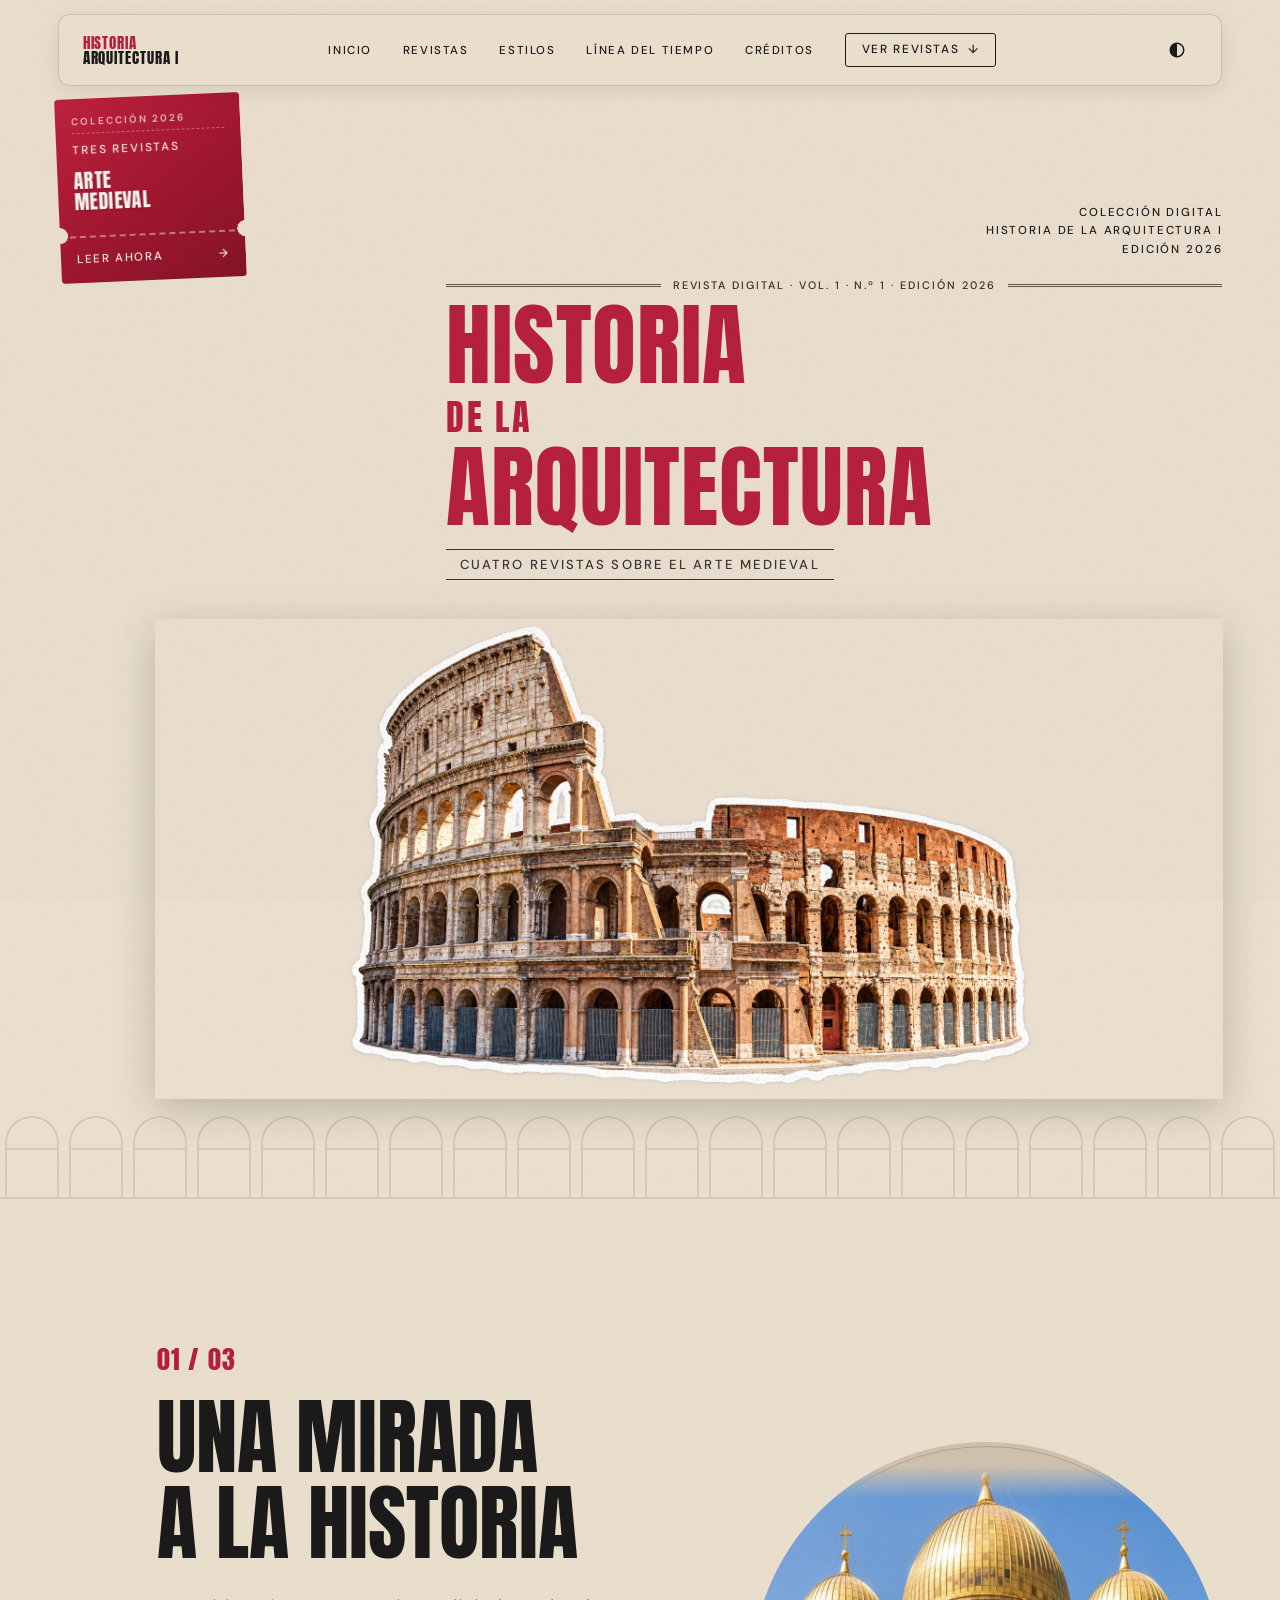
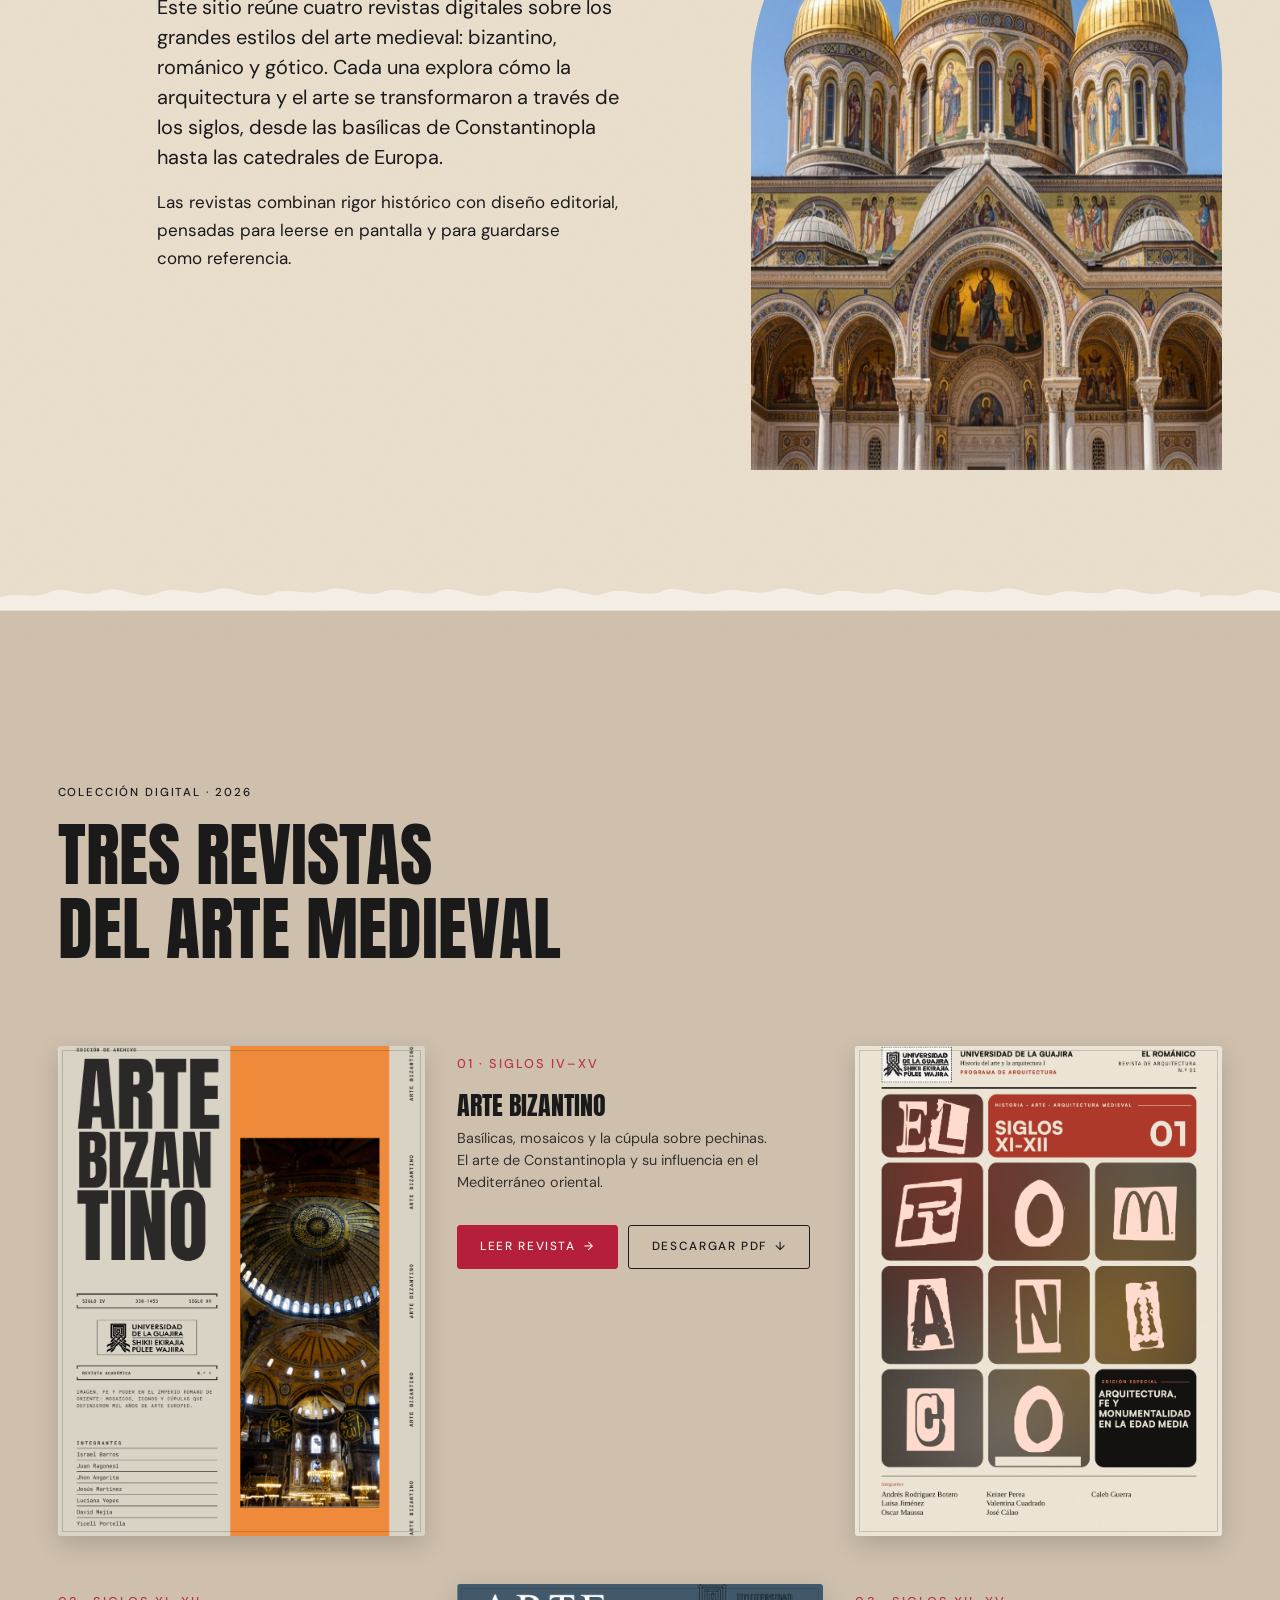
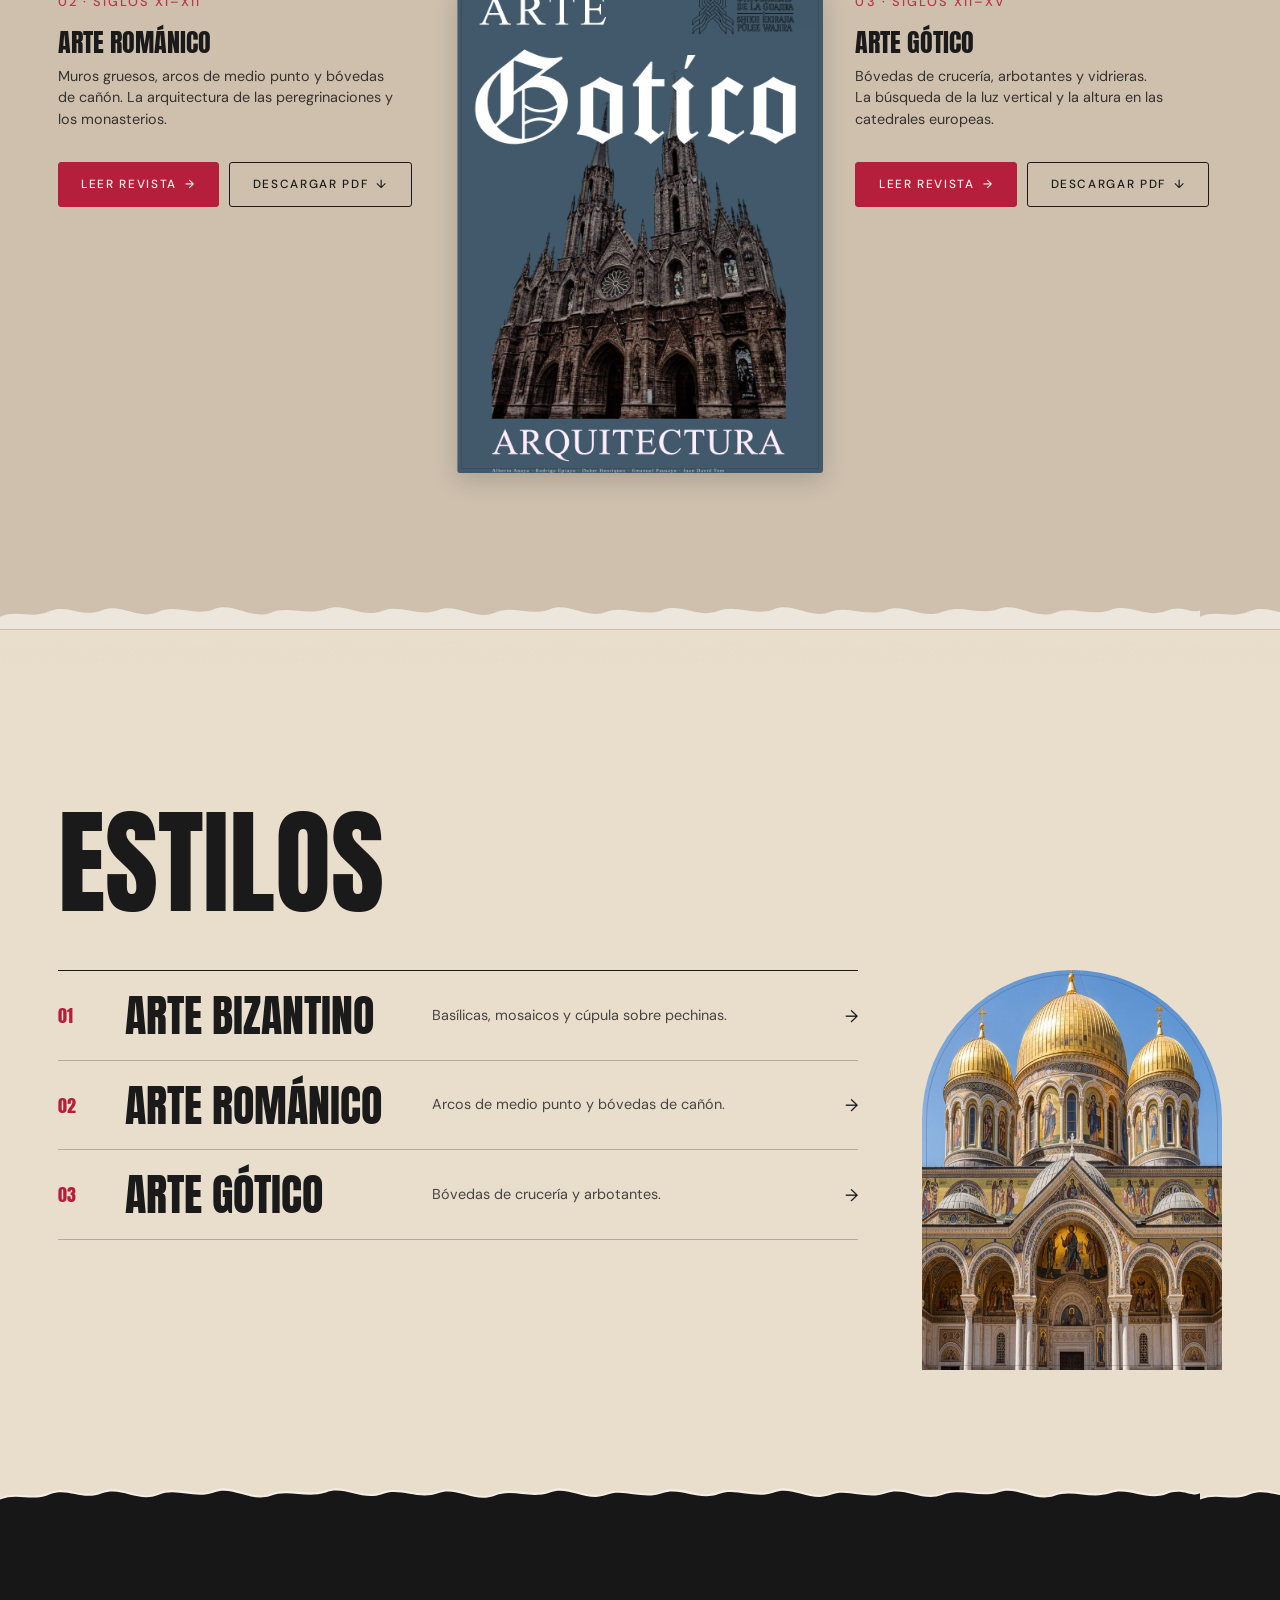
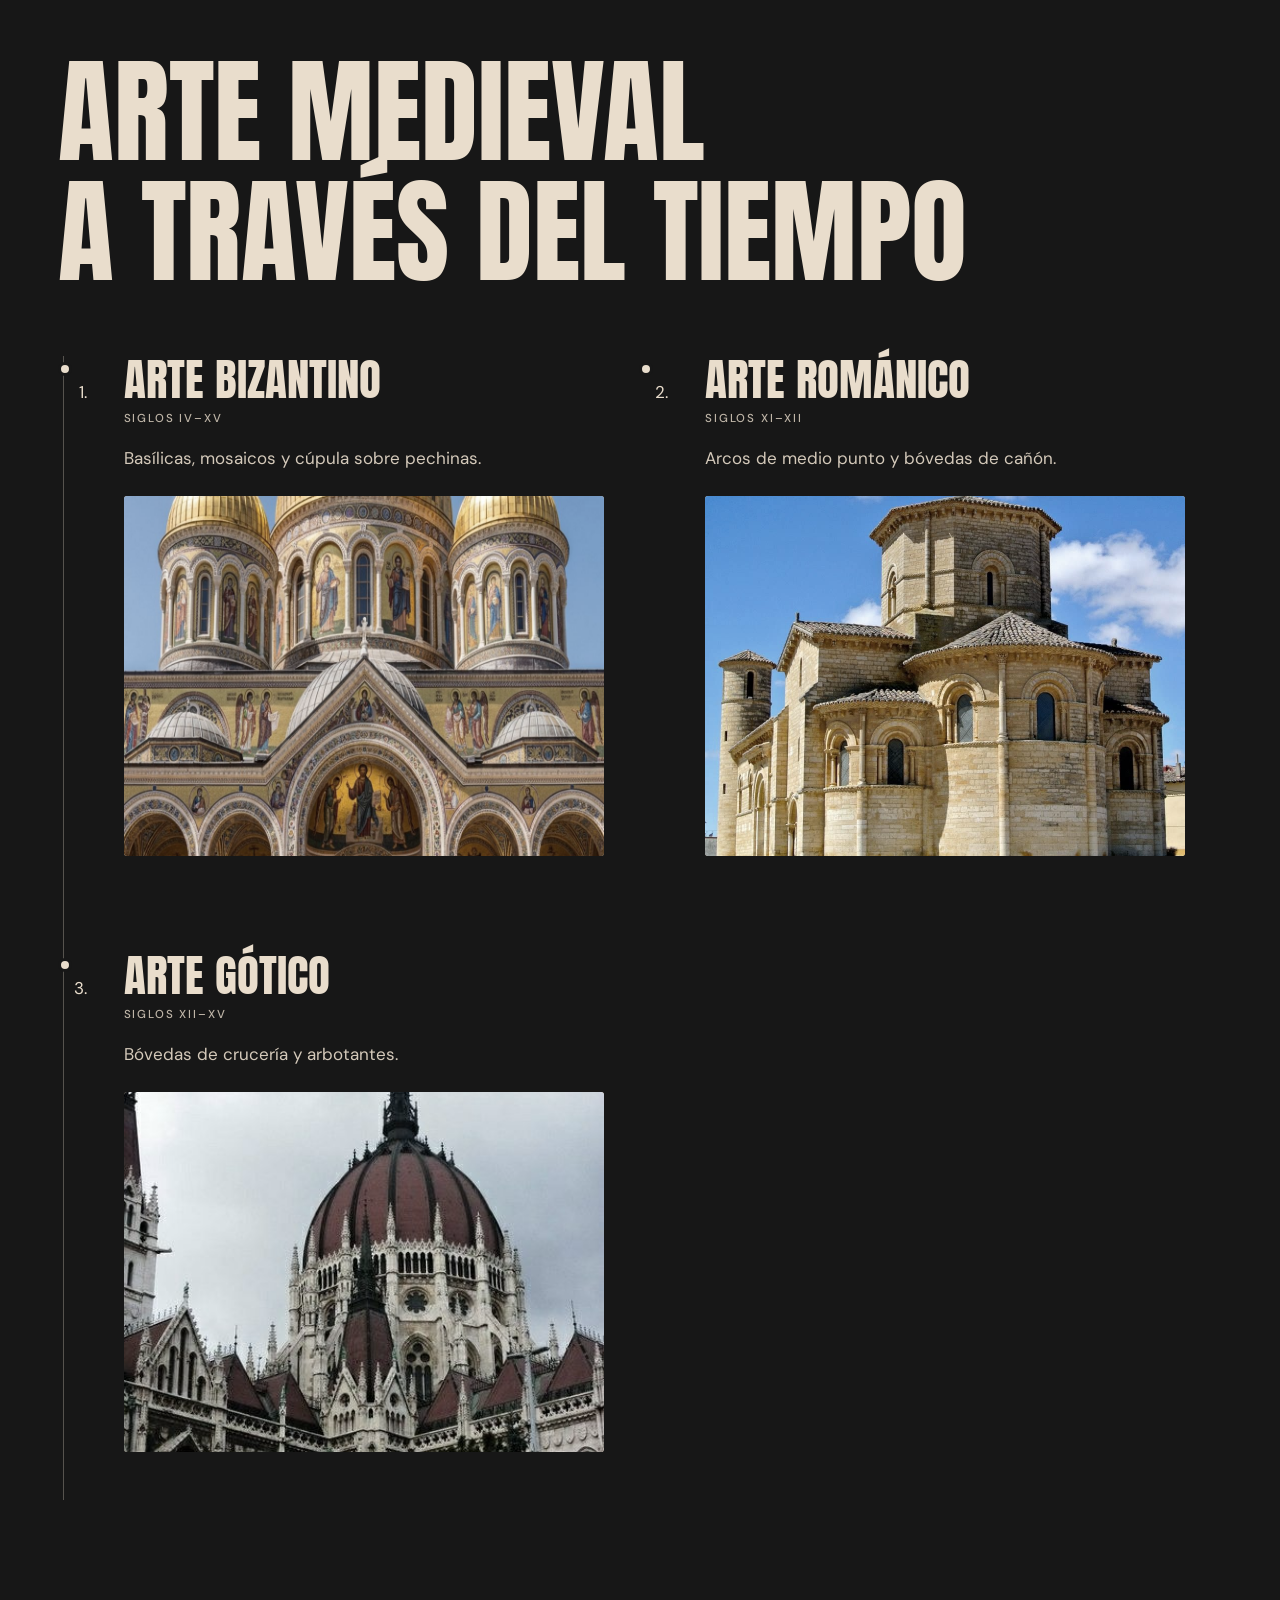
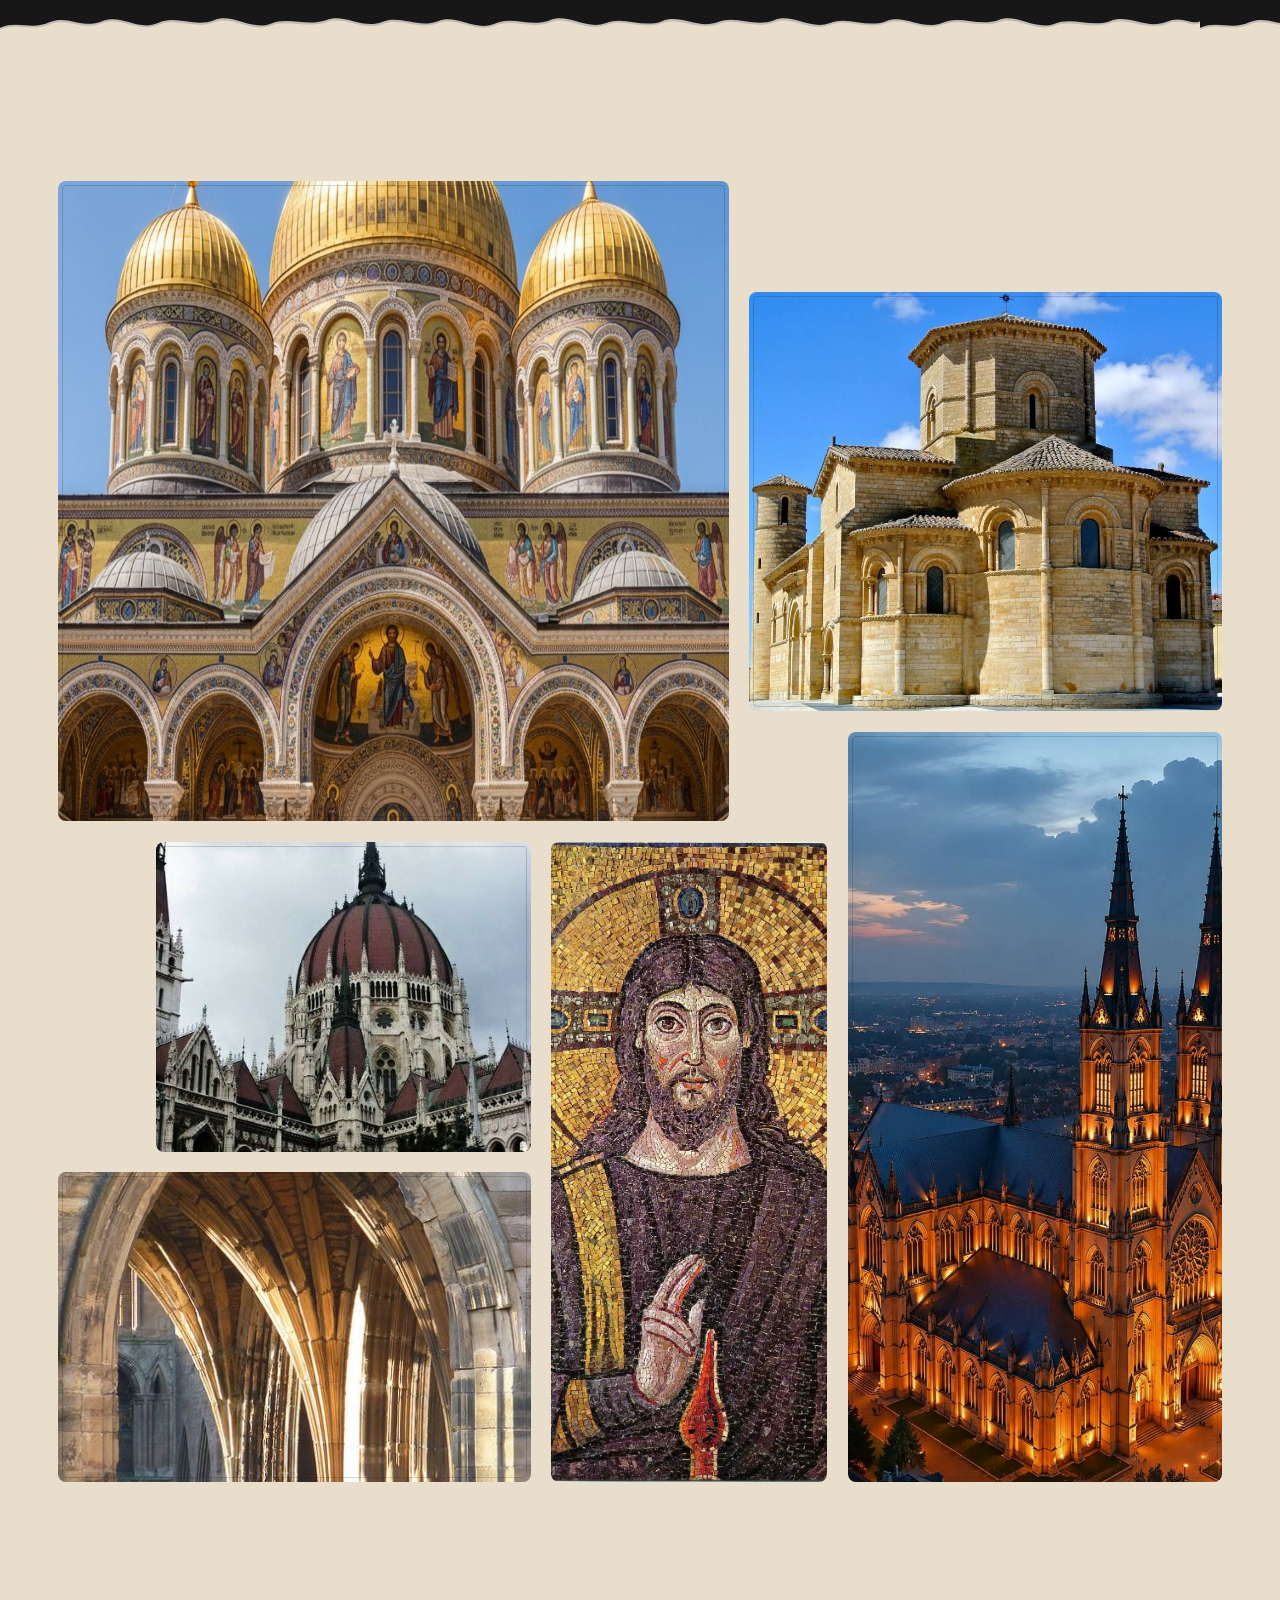
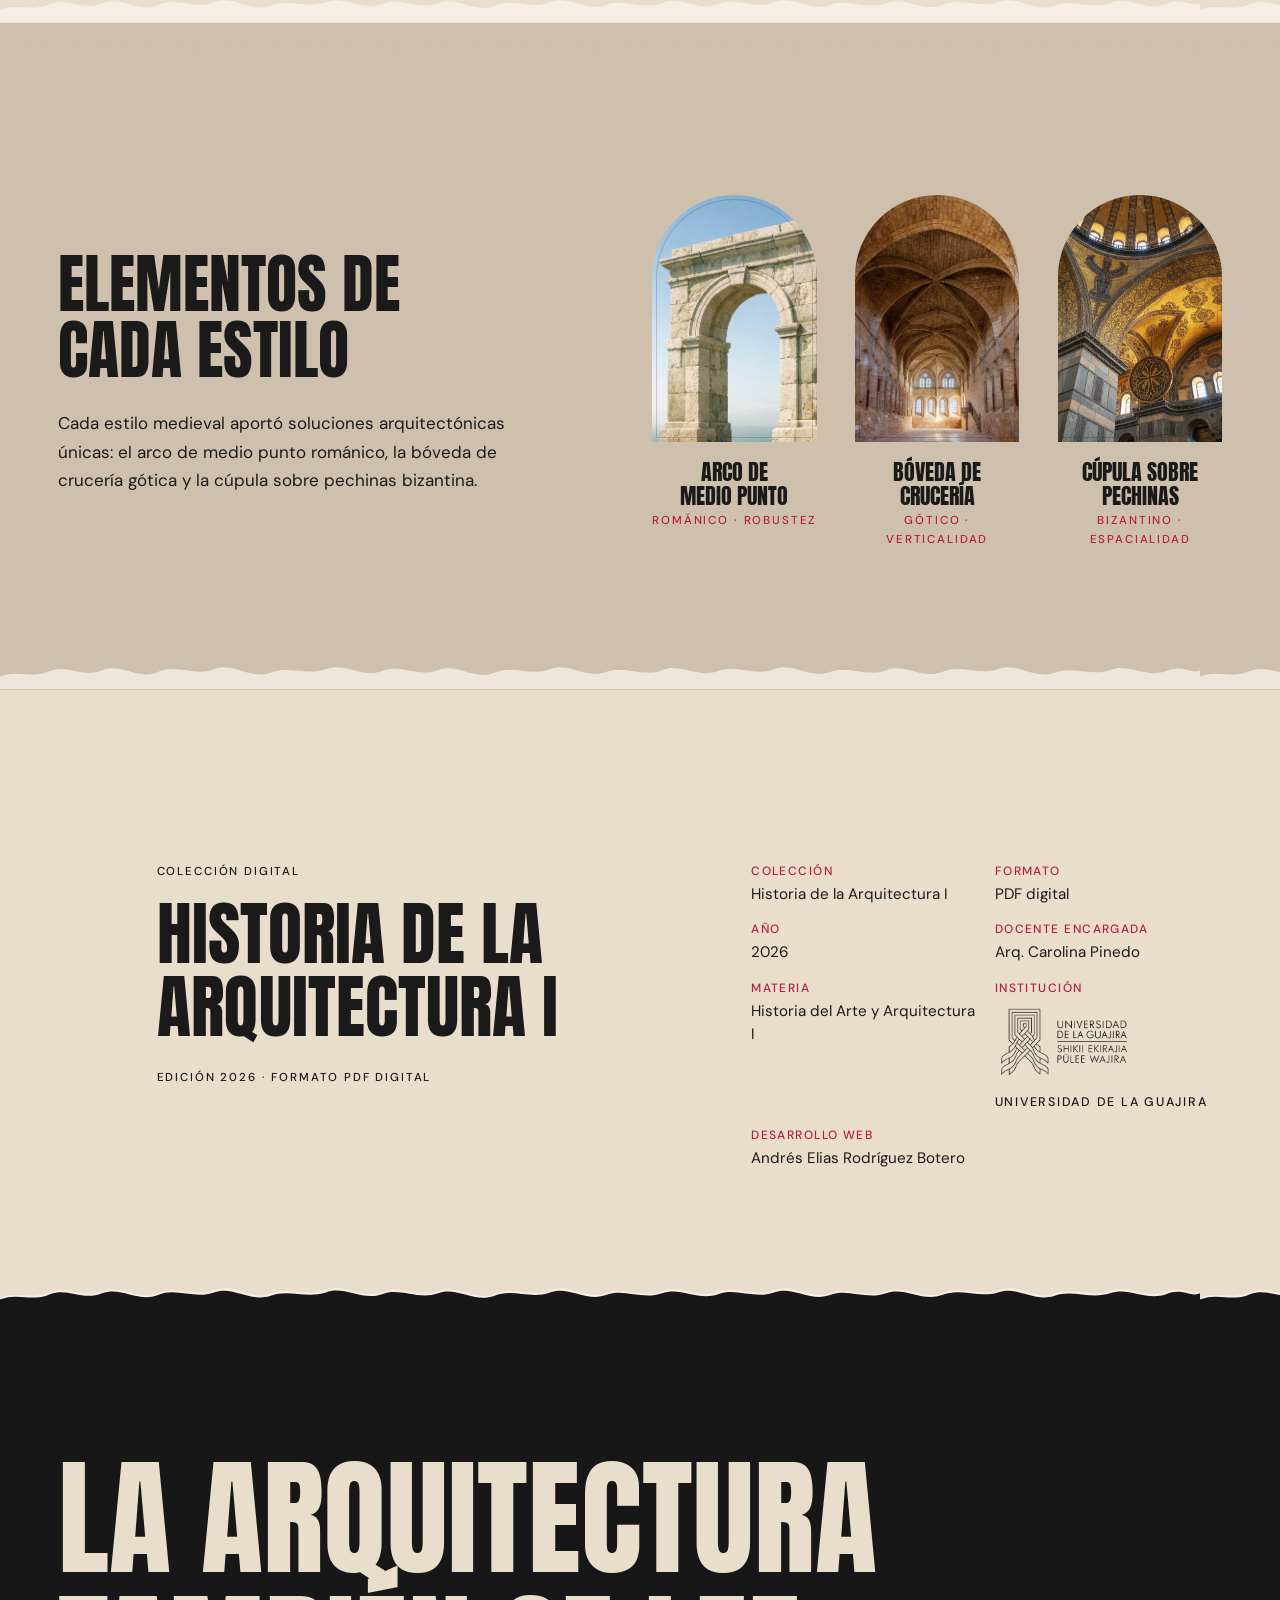
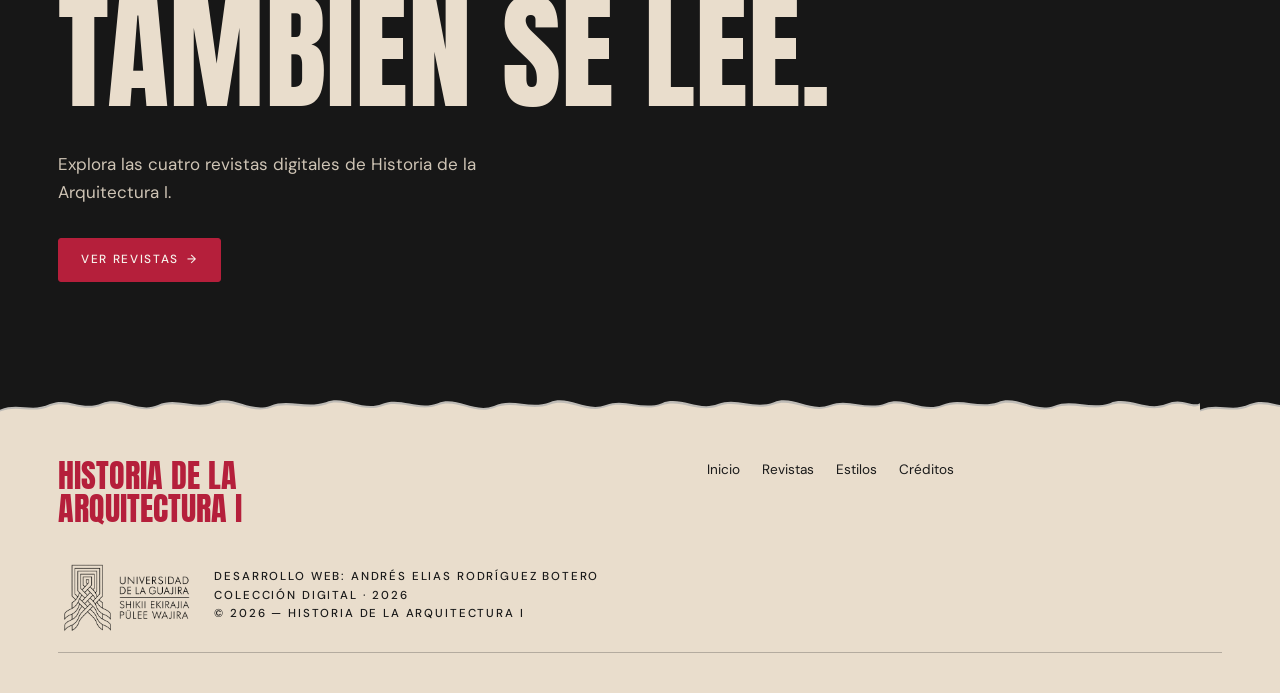
<file: index.html>
<!doctype html>
<html lang="es">
<head>
<meta charset="utf-8">
<meta name="viewport" content="width=device-width,initial-scale=1">
<title>Historia de la Arquitectura I — Cuatro revistas digitales 2026</title>
<meta name="author" content="Andrés Elias Rodríguez Botero">
<meta name="description" content="Cuatro revistas digitales universitarias sobre arte bizantino, románico y gótico: estilos, técnicas, formas y periodos del arte medieval.">
<meta property="og:type" content="website">
<meta property="og:title" content="Historia de la Arquitectura I — Cuatro revistas digitales 2026">
<meta property="og:description" content="Cuatro revistas digitales sobre arte bizantino, románico y gótico. Un recorrido por el arte medieval.">

<!-- NOTA: Se mantiene hero.png para Open Graph ya que WhatsApp y redes sociales no siempre soportan el formato AVIF. Se debe incluir ese archivo hero.png aparte en assets/images/ -->
<meta property="og:image" content="assets/images/hero.png">
<link rel="icon" href="favicon.ico" sizes="32x32">
<link rel="icon" href="favicon.svg" type="image/svg+xml">
<link rel="apple-touch-icon" href="apple-touch-icon.png">
<link rel="manifest" href="site.webmanifest">
<meta name="theme-color" content="#B51F3B" media="(prefers-color-scheme: light)">
<meta name="theme-color" content="#0e0c0b" media="(prefers-color-scheme: dark)">
<link rel="preconnect" href="https://fonts.googleapis.com"><link rel="preconnect" href="https://fonts.gstatic.com" crossorigin>
<link href="https://fonts.googleapis.com/css2?family=Anton&family=DM+Sans:ital,wght@0,400;0,500;0,700;1,400&display=swap" rel="stylesheet">
<link rel="stylesheet" href="css/style.css">
<meta name="color-scheme" content="light dark">
<script>document.documentElement.classList.add('js');(function(){var t;try{t=localStorage.getItem('theme')}catch(e){}if(!t)t=matchMedia('(prefers-color-scheme:dark)').matches?'dark':'light';document.documentElement.dataset.theme=t})()</script>
</head>
<body>
<a class="skip" href="#contenido">Saltar al contenido</a>

<!-- Filtro SVG sutil para efecto de tinta impresa -->
<svg class="sprite" aria-hidden="true" style="position:absolute;width:0;height:0;overflow:hidden;">
  <defs>
    <filter id="ink-print" x="-10%" y="-10%" width="120%" height="120%">
      <feTurbulence type="fractalNoise" baseFrequency="0.04" numOctaves="2" result="noise" />
      <feDisplacementMap in="SourceGraphic" in2="noise" scale="1.4" xChannelSelector="R" yChannelSelector="G" />
    </filter>
  </defs>
</svg>

<!-- Header / Navegación principal -->
<header class="top">
  <a class="brand" href="#inicio" aria-label="Historia de la Arquitectura I, inicio"><b>HISTORIA</b><b>ARQUITECTURA I</b></a>
  <button class="theme" aria-pressed="false" aria-label="Cambiar a modo oscuro"><svg viewBox="0 0 24 24" width="18" height="18" aria-hidden="true"><circle cx="12" cy="12" r="9" fill="none" stroke="currentColor" stroke-width="2"/><path d="M12 3a9 9 0 0 0 0 18z" fill="currentColor"/></svg></button>
  <button class="burger" aria-expanded="false" aria-controls="nav" aria-label="Abrir menú"><i></i><i></i></button>
  <nav id="nav" aria-label="Principal">
    <a href="#inicio">Inicio</a><a href="#revistas">Revistas</a><a href="#estilos">Estilos</a><a href="#tiempo">Línea del tiempo</a><a href="#edicion">Créditos</a>
    <a class="btn sm" href="#revistas">Ver revistas <span>↓</span></a>
  </nav>
</header>

<main id="contenido">

<!-- Sección Hero -->
<section class="hero" id="inicio">
  <aside class="ticket rv" aria-label="Cuatro revistas">
    <div class="t-badge">COLECCIÓN 2026</div>
    <p class="micro">Tres revistas</p>
    <p class="t-name">Arte<br>Medieval</p>
    <div class="t-cutout"></div>
    <a class="t-go" href="#revistas">Leer ahora <span>→</span></a>
  </aside>

  <div class="hero-header-wrap">
    <div class="news-masthead" aria-label="Cabecera editorial">
      <span class="m-line"></span>
      <p class="micro m-text">REVISTA DIGITAL · VOL. 1 · N.º 1 · EDICIÓN 2026</p>
      <span class="m-line"></span>
    </div>
    <h1><span>Historia</span><span class="de">de la</span><span>Arquitectura</span></h1>
    <div class="hero-sub">
      <span>Cuatro revistas sobre el arte medieval</span>
    </div>
  </div>

  <p class="micro hero-meta">Colección digital<br>Historia de la Arquitectura I<br>Edición 2026</p>
  <figure class="hero-photo" data-ph="Colocar assets/images/hero.png (Coliseo, Partenón…)">
    <img src="assets/images/hero.png" alt="Ruinas de arquitectura romana al atardecer" fetchpriority="high">
  </figure>
</section>

<!-- Sección Introducción -->
<section class="intro" aria-labelledby="t-intro">
  <div class="intro-text">
    <p class="num">01 / 03</p>
    <h2 id="t-intro" class="rv">Una mirada<br>a la historia</h2>
    <p class="rv">Este sitio reúne cuatro revistas digitales sobre los grandes estilos del arte medieval: bizantino, románico y gótico. Cada una explora cómo la arquitectura y el arte se transformaron a través de los siglos, desde las basílicas de Constantinopla hasta las catedrales de Europa.</p>
    <p class="rv">Las revistas combinan rigor histórico con diseño editorial, pensadas para leerse en pantalla y para guardarse como referencia.</p>
  </div>
  <figure class="intro-photo rv" data-ph="Colocar assets/images/BIZANTINO.png">
    <img src="assets/images/BIZANTINO.png" alt="Detalle de arquitectura medieval con arcos y columnas" loading="lazy">
  </figure>
</section>

<!-- Sección Revistas (cuatro revistas) -->
<section class="mag" id="revistas" aria-labelledby="t-mag">
  <div class="mag-header rv">
    <p class="micro">Colección digital · 2026</p>
    <h2 id="t-mag">Tres revistas<br>del arte medieval</h2>
  </div>
  <div class="revistas-grid" id="revistas-container">
    <!-- Las revistas se generan dinámicamente desde JS -->
    <noscript>
      <a class="revista-item" href="#bizantino" id="bizantino">
        <figure data-ph="Colocar assets/images/PORTADA_BIZANTINA.png">
          <img src="assets/images/PORTADA_BIZANTINA.png" alt="Portada de la revista Arte Bizantino" loading="lazy">
        </figure>
        <div class="revista-info">
          <p class="micro">01 · siglos IV–XV</p>
          <h3>Arte Bizantino</h3>
          <p>Basílicas, mosaicos y la cúpula sobre pechinas. El arte de Constantinopla y su influencia en el Mediterráneo oriental.</p>
          <div class="actions">
            <button class="btn red" data-pdf="assets/revistas/ARTE BIZANTINO.pdf" data-title="Arte Bizantino">Leer revista <span>→</span></button>
            <a class="btn" href="assets/revistas/ARTE BIZANTINO.pdf" download="ARTE BIZANTINO.pdf">Descargar PDF <span>↓</span></a>
          </div>
        </div>
      </a>
      <a class="revista-item" href="#romanico" id="romanico">
        <figure data-ph="Colocar assets/images/PORTADA_ROMANICA.png">
          <img src="assets/images/PORTADA_ROMANICA.png" alt="Portada de la revista Arte Románico" loading="lazy">
        </figure>
        <div class="revista-info">
          <p class="micro">02 · siglos XI–XII</p>
          <h3>Arte Románico</h3>
          <p>Muros gruesos, arcos de medio punto y bóvedas de cañón. La arquitectura de las peregrinaciones y los monasterios.</p>
          <div class="actions">
            <button class="btn red" data-pdf="assets/revistas/ARTE ROMANICO.pdf" data-title="Arte Románico">Leer revista <span>→</span></button>
            <a class="btn" href="assets/revistas/ARTE ROMANICO.pdf" download="ARTE ROMANICO.pdf">Descargar PDF <span>↓</span></a>
          </div>
        </div>
      </a>
      <a class="revista-item" href="#gotico" id="gotico">
        <figure data-ph="Colocar assets/images/PORTADA_GOTICA.png">
          <img src="assets/images/PORTADA_GOTICA.png" alt="Portada de la revista Arte Gótico" loading="lazy">
        </figure>
        <div class="revista-info">
          <p class="micro">03 · siglos XII–XV</p>
          <h3>Arte Gótico</h3>
          <p>Bóvedas de crucería, arbotantes y vidrieras. La búsqueda de la luz vertical y la altura en las catedrales europeas.</p>
          <div class="actions">
            <button class="btn red" data-pdf="assets/revistas/ARTE GOTICO.pdf" data-title="Arte Gótico">Leer revista <span>→</span></button>
            <a class="btn" href="assets/revistas/ARTE GOTICO.pdf" download="ARTE GOTICO.pdf">Descargar PDF <span>↓</span></a>
          </div>
        </div>
      </a>
    </noscript>
  </div>
</section>

<!-- Sección Contenidos / Índice -->
<section class="idx" id="estilos" aria-labelledby="t-idx">
  <h2 id="t-idx">Estilos</h2>
  <div class="idx-wrap">
    <ol id="idx-list">
      <!-- Se genera dinámicamente desde JS -->
      <noscript>
        <li><a href="#bizantino" data-img="bizantino"><span class="n">01</span><span class="h"> Bizantino</span><span class="d">Basílicas, mosaicos y cúpula sobre pechinas.</span><span class="a">→</span></a></li>
        <li><a href="#romanico" data-img="romanico"><span class="n">02</span><span class="h">Románico</span><span class="d">Arcos de medio punto y bóvedas de cañón.</span><span class="a">→</span></a></li>
        <li><a href="#gotico" data-img="gotico"><span class="n">03</span><span class="h">Gótico</span><span class="d">Bóvedas de crucería y arbotantes.</span><span class="a">→</span></a></li>
      </noscript>
    </ol>
    <figure class="peek" aria-hidden="true" data-ph="Vista previa"><img src="assets/images/BIZANTINO.png" alt=""></figure>
  </div>
</section>

<!-- Sección Línea del tiempo -->
<section class="time" id="tiempo" aria-labelledby="t-time">
  <h2 id="t-time">Arte medieval<br>a través del tiempo</h2>
  <ol class="tl" id="timeline-list">
    <!-- Se genera dinámicamente desde JS -->
    <noscript>
      <li class="rv" id="bizantino"><span class="dot"></span><h3>Bizantino</h3><p class="micro">siglos IV–XV</p><p>Basílicas de planta centralizada, mosaicos dorados y la innovación de la cúpula sobre pechinas.</p><figure data-ph="BIZANTINO.png"><img src="assets/images/BIZANTINO.png" alt="Interior de Santa Sofía con mosaicos dorados" loading="lazy"></figure></li>
      <li class="rv" id="romanico"><span class="dot"></span><h3>Románico</h3><p class="micro">siglos XI–XII</p><p>Muros gruesos, arcos de medio punto y bóvedas de cañón. Arquitectura de peregrinación y monasterios.</p><figure data-ph="ROMANICO.png"><img src="assets/images/ROMANICO.png" alt="Iglesia románica con arcos de medio punto" loading="lazy"></figure></li>
      <li class="rv" id="gotico"><span class="dot"></span><h3>Gótico</h3><p class="micro">siglos XII–XV</p><p>Bóvedas de crucería, arbotantes y vidrieras. La búsqueda de la luz vertical y la altura en catedrales.</p><figure data-ph="GOTICO.png"><img src="assets/images/GOTICO.png" alt="Catedral gótica con arbotantes" loading="lazy"></figure></li>
    </noscript>
  </ol>
</section>

<!-- Sección Galería arquitectónica -->
<section class="gal" aria-label="Galería arquitectónica">
  <figure class="g1" data-ph="BIZANTINO.png"><img src="assets/images/BIZANTINO.png" alt="Santa Sofía, Constantinopla" loading="lazy"><figcaption class="micro">Santa Sofía, Constantinopla</figcaption></figure>
  <figure class="g2" data-ph="ROMANICO.png"><img src="assets/images/ROMANICO.png" alt="Iglesia románica" loading="lazy"><figcaption class="micro">Iglesia románica</figcaption></figure>
  <figure class="g3" data-ph="GOTICO.png"><img src="assets/images/GOTICO.png" alt="Catedral gótica" loading="lazy"><figcaption class="micro">Catedral gótica</figcaption></figure>
  <figure class="g4" data-ph="MOSAICO.png"><img src="assets/images/MOSAICO.png" alt="Mosaicos bizantinos" loading="lazy"><figcaption class="micro">Mosaicos bizantinos</figcaption></figure>
  <figure class="g5" data-ph="CATEDRAL.png"><img src="assets/images/CATEDRAL.png" alt="Catedral medieval" loading="lazy"><figcaption class="micro">Catedral medieval</figcaption></figure>
  <figure class="g6" data-ph="ARCO.png"><img src="assets/images/ARCO.png" alt="Arcos góticos" loading="lazy"><figcaption class="micro">Arcos góticos</figcaption></figure>
</section>

<!-- Sección Elementos de cada estilo -->
<section class="orders" aria-labelledby="t-ord">
  <div class="o-text rv"><h2 id="t-ord">Elementos de<br>cada estilo</h2>
    <p>Cada estilo medieval aportó soluciones arquitectónicas únicas: el arco de medio punto románico, la bóveda de crucería gótica y la cúpula sobre pechinas bizantina.</p></div>
  <ul class="cols">
    <li><figure data-ph="Colocar assets/images/ARCO-MEDIO-PUNTO.png"><img src="assets/images/ARCO-MEDIO-PUNTO.png" alt="Arco de medio punto románico" loading="lazy"></figure><h3>Arco de medio punto</h3><p class="micro">Románico · Robustez</p></li>
    <li><figure data-ph="Colocar assets/images/BOVEDA-CRUCERIA.png"><img src="assets/images/BOVEDA-CRUCERIA.png" alt="Bóveda de crucería gótica" loading="lazy"></figure><h3>Bóveda de crucería</h3><p class="micro">Gótico · Verticalidad</p></li>
    <li><figure data-ph="Colocar assets/images/CUPULA-PECHINA.png"><img src="assets/images/CUPULA-PECHINA.png" alt="Cúpula sobre pechinas bizantina" loading="lazy"></figure><h3>Cúpula sobre pechinas</h3><p class="micro">Bizantino · Espacialidad</p></li>
  </ul>
</section>

<!-- Sección Ficha de edición / Créditos -->
<section class="ficha" id="edicion" aria-labelledby="t-ed">
  <div><p class="micro">Colección digital</p><h2 id="t-ed">Historia de la<br>Arquitectura I</h2><p class="micro">Edición 2026 · Formato PDF digital</p></div>
  <dl>
    <div><dt>Colección</dt><dd>Historia de la Arquitectura I</dd></div>
    <div><dt>Formato</dt><dd>PDF digital</dd></div>
    <div><dt>Año</dt><dd>2026</dd></div>
    <div><dt>Docente encargada</dt><dd>Arq. Carolina Pinedo</dd></div>
    <div><dt>Materia</dt><dd>Historia del Arte y Arquitectura I</dd></div>
    <div><dt>Institución</dt><dd class="inst">
      <img class="uni-logo uni-logo--light" src="assets/images/Logo.png" alt="Logo de la Universidad de La Guajira" loading="lazy">
      <img class="uni-logo uni-logo--dark" src="assets/images/Logo_B.png" alt="" aria-hidden="true" loading="lazy">
      <span>Universidad de La Guajira</span>
    </dd></div>
    <div><dt>Desarrollo web</dt><dd>Andrés Elias Rodríguez Botero</dd></div>
  </dl>
</section>

<!-- Sección CTA / Llamada a la acción -->
<section class="cta">
  <h2>La arquitectura<br>también se lee.</h2>
  <p>Explora las cuatro revistas digitales de Historia de la Arquitectura I.</p>
  <div class="actions">
    <a class="btn red" href="#revistas">Ver revistas <span>→</span></a>
  </div>
</section>
</main>

<!-- Pie de página / Footer -->
<footer>
  <p class="f-brand">Historia de la<br>Arquitectura I</p>
  <nav aria-label="Pie"><a href="#inicio">Inicio</a><a href="#revistas">Revistas</a><a href="#estilos">Estilos</a><a href="#edicion">Créditos</a></nav>
  <div class="f-uni">
    <img class="uni-logo uni-logo--light" src="assets/images/Logo.png" alt="Logo de la Universidad de La Guajira" loading="lazy">
    <img class="uni-logo uni-logo--dark" src="assets/images/Logo_B.png" alt="" aria-hidden="true" loading="lazy">
    <div class="f-info">
      <p class="micro">Desarrollo web: Andrés Elias Rodríguez Botero</p>
      <p class="micro">Colección digital · 2026<br>© 2026 — Historia de la Arquitectura I</p>
    </div>
  </div>
</footer>

<!-- Visor de Revista PDF (Modal / Dialog) -->
<dialog id="viewer" aria-label="Visor de la revista">
  <div class="v-bar">
    <button data-v="prev" aria-label="Página anterior">←</button><span id="pgInfo" aria-live="polite">–</span><button data-v="next" aria-label="Página siguiente">→</button>
    <i></i><button data-v="out" aria-label="Alejar">−</button><button data-v="in" aria-label="Acercar">+</button>
    <button data-v="full" aria-label="Pantalla completa">⛶</button><button data-v="close" aria-label="Cerrar visor">✕</button>
  </div>
  <div class="v-stage"><canvas id="pdfCanvas"></canvas><p id="pdfMsg" hidden></p></div>
</dialog>
<script src="js/main.js" defer></script>
</body>
</html>
</file>
<file: css/style.css>
/* ==========================================================================
   1. VARIABLES Y TEMA CLARO / OSCURO
   ========================================================================== */
:root {
  /* Paleta de colores con mejor contraste para accesibilidad */
  --crema: #E9DDCC;
  --rojo: #B51F3B;
  --negro: #1a1a1a;
  --beige: #CFC0AE;
  --blanco: #F7F3EC;
  --band: #171717;
  --band-ink: #E9DDCC;
  --rf: #B51F3B;
  --rl: #E4506B;

  /* Tipografía oficial (Anton + DM Sans) */
  --d: 'Anton', 'League Gothic', Impact, sans-serif;
  --s: 'DM Sans', system-ui, sans-serif;
  --e: cubic-bezier(.2, .7, .2, 1);

  /* Espaciado responsivo */
  --pad: max(clamp(20px, 4.5vw, 64px), calc((100vw - 1440px) / 2));

  /* Altura del header fijo */
  --header-h: clamp(68px, 8vh, 80px);

  /* Trazado orgánico de papel rasgado realista de 1200px (sin repetición simple cada 240px) */
  --torn: url("data:image/svg+xml,%3Csvg xmlns='http://www.w3.org/2000/svg' viewBox='0 0 1200 36' preserveAspectRatio='none'%3E%3Cpath fill='%23000' d='M0,0 L0,22 C18,14 32,25 50,16 C68,8 82,24 102,15 C122,7 138,26 158,17 C176,8 194,22 214,14 C232,6 250,25 270,18 C288,10 306,21 326,14 C344,6 362,24 382,16 C400,8 418,23 438,15 C456,7 474,26 494,18 C512,9 530,22 550,14 C568,6 586,25 606,17 C624,9 642,23 662,15 C680,7 698,24 718,16 C736,8 754,22 774,14 C792,6 810,25 830,17 C848,9 866,23 886,15 C904,7 922,25 942,17 C960,8 978,21 998,14 C1016,6 1034,25 1054,18 C1072,10 1090,22 1110,15 C1128,7 1146,24 1166,16 C1182,8 1192,20 1200,15 L1200,36 L0,36 Z'/%3E%3C/svg%3E");

  /* Máscaras de rasgado diferenciadas para imágenes */
  --img-torn-1: url("data:image/svg+xml,%3Csvg xmlns='http://www.w3.org/2000/svg' viewBox='0 0 400 300' preserveAspectRatio='none'%3E%3Cpath fill='%23000' d='M6,4 Q200,1 394,6 Q398,150 395,294 Q200,299 4,295 Q1,150 6,4 Z'/%3E%3C/svg%3E");
  --img-torn-2: url("data:image/svg+xml,%3Csvg xmlns='http://www.w3.org/2000/svg' viewBox='0 0 400 300' preserveAspectRatio='none'%3E%3Cpath fill='%23000' d='M4,8 Q198,3 396,5 Q399,148 393,292 Q202,297 6,296 Q3,148 4,8 Z'/%3E%3C/svg%3E");
  --img-torn-3: url("data:image/svg+xml,%3Csvg xmlns='http://www.w3.org/2000/svg' viewBox='0 0 400 300' preserveAspectRatio='none'%3E%3Cpath fill='%23000' d='M7,5 Q201,2 393,7 Q397,152 396,293 Q199,298 5,294 Q2,152 7,5 Z'/%3E%3C/svg%3E");
  --img-torn-4: url("data:image/svg+xml,%3Csvg xmlns='http://www.w3.org/2000/svg' viewBox='0 0 400 300' preserveAspectRatio='none'%3E%3Cpath fill='%23000' d='M5,6 Q199,4 395,4 Q398,149 394,295 Q201,296 7,293 Q1,149 5,6 Z'/%3E%3C/svg%3E");

  /* SVG Asset (Arcos de arquitectura) */
  --arc: url("data:image/svg+xml,%3Csvg xmlns='http://www.w3.org/2000/svg' width='64' height='90' fill='none' stroke='%23000' stroke-width='1.5'%3E%3Cpath d='M6 90V34a26 26 0 0 1 52 0v56M0 89h64M6 40h52'/%3E%3C/svg%3E");

  color-scheme: light;
}

html[data-theme=dark] {
  --crema: #1a1715;
  --beige: #262120;
  --negro: #EDE3D3;
  --blanco: #2a2522;
  --rojo: #E4506B;
  --band: #0e0c0b;
  color-scheme: dark;
}

/* ==========================================================================
   2. BASE & RESET
   ========================================================================== */
* {
  box-sizing: border-box;
  margin: 0;
  padding: 0;
}

html {
  scroll-behavior: smooth;
  scroll-padding-top: calc(var(--header-h) + 40px);
}

body {
  background: var(--crema);
  color: var(--negro);
  font: 400 1.0625rem/1.65 var(--s);
  font-feature-settings: "kern", "liga";
  -webkit-font-smoothing: antialiased;
  overflow-x: hidden;
  transition: background-color .4s, color .4s;
}

body, .top {
  transition: background-color .4s, color .4s;
}

img {
  display: block;
  max-width: 100%;
}

a {
  color: inherit;
  text-decoration: none;
}

button {
  font: inherit;
  color: inherit;
  background: none;
  border: 0;
  cursor: pointer;
}

:focus-visible {
  outline: 3px solid var(--rojo);
  outline-offset: 4px;
}

/* Mejor navegación por teclado */
a:focus-visible,
button:focus-visible {
  outline: 3px solid var(--rojo);
  outline-offset: 4px;
  border-radius: 2px;
}

/* Skip link mejorado */
.skip {
  position: absolute;
  left: -999px;
  z-index: 100;
  background: var(--rojo);
  color: var(--blanco);
  padding: 12px 24px;
  font-weight: 600;
  border-radius: 4px;
  transition: left 0.3s;
}

.skip:focus {
  left: 10px;
  top: 10px;
}

section {
  position: relative;
  padding: clamp(72px, 11vw, 150px) var(--pad);
  scroll-margin-top: calc(var(--header-h) + 40px);
}

.sprite {
  position: absolute;
  width: 0;
  height: 0;
}

/* ==========================================================================
   3. TIPOGRAFÍA
   ========================================================================== */
h1, h2, h3 {
  font-family: var(--d);
  font-weight: 400;
  text-transform: uppercase;
  line-height: 1.04;
  text-wrap: balance;
}

p {
  text-wrap: pretty;
}

.micro {
  font: 500 .72rem/1.6 var(--s);
  letter-spacing: .16em;
  text-transform: uppercase;
}

/* ==========================================================================
   4. COMPONENTES (IMÁGENES, BORDES RASGADOS, BOTONES, TICKET)
   ========================================================================== */
/* Figuras y bordes rasgados diferenciados para imágenes */
figure {
  position: relative;
  background: var(--beige);
  overflow: hidden;
  outline: 1px solid color-mix(in srgb, currentColor 18%, transparent);
  outline-offset: -5px;
  border-radius: 8px;
}

/* Skeleton loading para imágenes */
figure img {
  width: 100%;
  height: 100%;
  object-fit: cover;
  opacity: 0;
  transition: opacity 0.3s ease-in-out;
}

figure img.loaded {
  opacity: 1;
}

figure.loading::before {
  content: "";
  position: absolute;
  inset: 0;
  background: linear-gradient(90deg, var(--beige) 25%, color-mix(in srgb, var(--beige) 85%, var(--negro)) 50%, var(--beige) 75%);
  background-size: 200% 100%;
  animation: skeleton 1.5s infinite;
  z-index: 1;
}

figure:not(.loading)::before {
  display: none;
}

@keyframes skeleton {
  0% { background-position: 200% 0; }
  100% { background-position: -200% 0; }
}

figure.missing img {
  display: none;
}

figure.missing {
  background: repeating-linear-gradient(135deg, transparent 0 10px, color-mix(in srgb, var(--negro) 7%, transparent) 10px 11px), var(--beige);
}

figure.missing::after {
  content: attr(data-ph);
  position: absolute;
  inset: 0;
  display: grid;
  place-items: center;
  padding: 12px;
  text-align: center;
  font: 500 .68rem var(--s);
  letter-spacing: .12em;
  text-transform: uppercase;
  opacity: .55;
  border: 1px dashed var(--negro);
}

/* Máscaras de rasgado irregulares únicas por grupo de imagen */
.cover figure { -webkit-mask: var(--img-torn-2) fill/100% 100% no-repeat; mask: var(--img-torn-2) fill/100% 100% no-repeat; }
.tl figure { -webkit-mask: var(--img-torn-3) fill/100% 100% no-repeat; mask: var(--img-torn-3) fill/100% 100% no-repeat; }
.gal figure { -webkit-mask: var(--img-torn-4) fill/100% 100% no-repeat; mask: var(--img-torn-4) fill/100% 100% no-repeat; }

/* Preservación estricta de Arcos de Arquitectura: el arco superior manda, rasgado solo en base */
.intro-photo, .peek, .cols figure {
  border-radius: 999px 999px 0 0 !important;
  -webkit-mask: none !important;
  mask: none !important;
}

/* Desvanecido suave en bordes de fotos grandes */
.intro-photo img, .cover figure img {
  -webkit-mask-image: linear-gradient(to bottom, transparent 0%, black 5%, black 95%, transparent 100%);
  mask-image: linear-gradient(to bottom, transparent 0%, black 5%, black 95%, transparent 100%);
}

/* Botones y acciones */
.btn {
  display: inline-flex;
  gap: .7em;
  align-items: center;
  border: 1px solid var(--negro);
  border-radius: 3px;
  padding: .95rem 1.4rem;
  font: 500 .74rem/1 var(--s);
  letter-spacing: .14em;
  text-transform: uppercase;
  transition: background .3s, color .3s, border-color .3s, transform .3s var(--e);
}

.btn span, .t-go span {
  transition: transform .3s var(--e);
}

.btn:hover {
  background: var(--negro);
  color: var(--crema);
  transform: translateY(-2px);
}

.btn:hover span, .t-go:hover span {
  transform: translateX(5px);
}

.btn.red {
  background: var(--rf);
  border-color: var(--rf);
  color: #F7F3EC;
}

.btn.red:hover {
  background: var(--negro);
  border-color: var(--negro);
  color: var(--crema);
}

.btn.light {
  border-color: var(--band-ink);
  color: var(--band-ink);
}

.btn.light:hover {
  background: var(--band-ink);
  color: var(--band);
}

.btn.sm {
  padding: .65rem 1rem;
}

.actions {
  display: flex;
  flex-wrap: wrap;
  gap: 12px;
  margin-top: 2rem;
}

/* Ticket lateral hero realista */
.ticket {
  position: absolute;
  left: var(--pad);
  top: calc(var(--header-h) + 24px);
  z-index: 10;
  width: min(185px, 23vw);
  padding: 18px 16px 16px;
  background: linear-gradient(145deg, #BE1D3A 0%, #9B122B 60%, #821025 100%);
  color: #F7F3EC;
  border-radius: 3px;
  transform: rotate(-2.5deg);
  transition: transform .4s var(--e), filter .4s var(--e);
  filter: drop-shadow(0 14px 24px rgba(0, 0, 0, 0.28));
  -webkit-mask: radial-gradient(circle 8px at 0 74%, #0000 98%, #000) left/51% 100% no-repeat,
                radial-gradient(circle 8px at 100% 74%, #0000 98%, #000) right/51% 100% no-repeat;
  mask: radial-gradient(circle 8px at 0 74%, #0000 98%, #000) left/51% 100% no-repeat,
        radial-gradient(circle 8px at 100% 74%, #0000 98%, #000) right/51% 100% no-repeat;
}

.ticket:hover {
  transform: rotate(-1deg) translateY(-5px);
  filter: drop-shadow(0 20px 32px rgba(0, 0, 0, 0.38));
}

.t-badge {
  font: 600 .62rem/1 var(--s);
  letter-spacing: .2em;
  text-transform: uppercase;
  color: rgba(247, 243, 236, .75);
  margin-bottom: 8px;
  border-bottom: 1px dashed rgba(247, 243, 236, .35);
  padding-bottom: 6px;
}

.t-name {
  font: 400 1.25rem/1.05 var(--d);
  text-transform: uppercase;
  margin: 10px 0 24px;
  letter-spacing: .02em;
  text-shadow: 0 1px 2px rgba(0,0,0,.25);
}

.t-cutout {
  border-top: 2px dashed rgba(247, 243, 236, .45);
  margin: 16px -16px 14px;
}

.t-go {
  display: flex;
  align-items: center;
  justify-content: space-between;
  gap: .6em;
  font: 500 .72rem var(--s);
  letter-spacing: .14em;
  text-transform: uppercase;
  color: #F7F3EC;
}

/* ==========================================================================
   5. SECCIONES EN EL ORDEN DE LA PÁGINA
   ========================================================================== */

/* Header / Menú */
.top {
  position: fixed;
  inset: 14px var(--pad) auto;
  z-index: 100;
  display: flex;
  align-items: center;
  justify-content: flex-start;
  gap: 12px;
  padding: 14px 24px;
  background: var(--crema);
  border: 1px solid color-mix(in srgb, var(--negro) 15%, transparent);
  border-radius: 12px;
  height: var(--header-h);
  box-shadow: 0 4px 20px rgba(0, 0, 0, 0.08);
}

.brand { order: -1; }

.brand b {
  display: block;
  font: 400 .95rem/1 var(--d);
  letter-spacing: .06em;
  color: var(--rojo);
}

.brand b + b { color: var(--negro); }

.top nav {
  order: 0;
  margin-left: auto;
  margin-right: 12px;
  display: flex;
  align-items: center;
  gap: clamp(16px, 2.4vw, 36px);
  font: 500 .72rem var(--s);
  letter-spacing: .14em;
  text-transform: uppercase;
}

.top nav a { position: relative; }

.top nav a::after {
  content: "";
  position: absolute;
  left: 0;
  right: 0;
  bottom: -4px;
  height: 1px;
  background: var(--rojo);
  transform: scaleX(0);
  transform-origin: left;
  transition: transform .35s var(--e);
}

.top nav a:hover::after { transform: none; }

.theme {
  order: 1;
  margin-left: auto;
  width: 40px;
  height: 40px;
  display: grid;
  place-items: center;
  border: 1px solid transparent;
  border-radius: 50%;
  transition: border-color .3s, transform .4s var(--e);
}

.theme:hover {
  border-color: var(--negro);
  transform: rotate(25deg);
}

.burger {
  order: 2;
  display: none;
  width: 40px;
  height: 40px;
  position: relative;
}

.burger i {
  position: absolute;
  left: 8px;
  right: 8px;
  height: 2px;
  background: var(--negro);
  transition: transform .3s var(--e);
}

.burger i:first-child { top: 15px; }
.burger i:last-child { top: 23px; }

.burger[aria-expanded=true] i:first-child { transform: translateY(4px) rotate(45deg); }
.burger[aria-expanded=true] i:last-child { transform: translateY(-4px) rotate(-45deg); }

/* ==========================================================================
   HERO - ESCRITORIO (≥ 761px)
   ========================================================================== */
.hero {
  position: relative;
  min-height: calc(100svh - var(--header-h));
  padding: calc(var(--header-h) + 40px) var(--pad) 100px;
  display: grid;
  grid-template-columns: repeat(12, 1fr);
  grid-template-rows: auto auto 1fr;
  align-content: start;
  overflow: visible;
  transform-style: preserve-3d;
  perspective: 1000px;
}

.hero::before {
  content: "";
  position: absolute;
  inset: auto 0 0;
  height: 46%;
  opacity: .13;
  pointer-events: none;
  background: currentColor;
  z-index: 1;
  -webkit-mask: var(--arc) repeat-x left bottom;
  mask: var(--arc) repeat-x left bottom;
}

.hero-header-wrap {
  grid-row: 2;
  grid-column: 5/13;
  position: relative;
  z-index: 20;
  margin-top: clamp(4px, 1.5vw, 20px);
}

.news-masthead {
  display: flex;
  align-items: center;
  gap: 12px;
  margin-bottom: 8px;
}

.news-masthead .m-line {
  flex: 1;
  height: 3px;
  border-top: 1px solid currentColor;
  border-bottom: 1px solid currentColor;
  opacity: .7;
}

.news-masthead .m-text {
  font: 500 .68rem var(--s);
  letter-spacing: .18em;
  white-space: nowrap;
  opacity: .9;
}

.hero h1 {
  color: var(--rojo);
  font-family: var(--d);
  font-size: clamp(3.4rem, 7vw, 7rem);
  letter-spacing: .01em;
  line-height: 1.02;
  margin: 4px 0;
  filter: url(#ink-print);
  animation: up .9s var(--e) both;
  z-index: 20;
  position: relative;
}

.hero h1 span { display: block; }

.hero h1 .de {
  font-size: .4em;
  margin: .2em 0 .18em;
  letter-spacing: .08em;
  color: var(--rojo);
  display: block;
  text-align: left;
}

.hero-sub {
  display: inline-block;
  border-top: 1px solid currentColor;
  border-bottom: 1px solid currentColor;
  padding: 6px 14px;
  margin-top: 12px;
  font: 500 .82rem var(--s);
  letter-spacing: .16em;
  text-transform: uppercase;
  opacity: .88;
}

.hero-meta {
  grid-row: 1;
  grid-column: 8/13;
  justify-self: end;
  text-align: right;
  align-self: start;
  position: relative;
  z-index: 20;
  margin-top: calc(var(--header-h) + 20px);
  animation: fade 1s .5s both;
}

.hero-photo {
  grid-row: 3;
  grid-column: 2/13;
  margin-top: clamp(16px, 3vw, 44px);
  height: min(45vw, 480px);
  background: none;
  position: relative;
  z-index: 10;
  outline: none;
  outline-offset: 0;
  border-radius: 0;
  overflow: visible;
  box-shadow: 0 10px 40px rgba(0, 0, 0, 0.2);
  transform: translateZ(0);
  will-change: transform;
}

.hero-photo img {
  object-position: center center;
  object-fit: contain;
  width: 100%;
  height: 100%;
  overflow: visible;
}

/* Intro */
.intro {
  display: grid;
  grid-template-columns: repeat(12, 1fr);
  gap: 0 24px;
  align-items: start;
}

.intro-text { grid-column: 2/7; }
.intro-text h2 + p { font-size: 1.25rem; line-height: 1.5; }
.num { font: 400 1.6rem var(--d); color: var(--rojo); margin-bottom: 1.5rem; letter-spacing: .05em; }
.intro h2 { font-size: clamp(2.8rem, 6.5vw, 6rem); margin-bottom: 1.6rem; }
.intro p { max-width: 46ch; margin-bottom: 1rem; }
.intro-photo { grid-column: 8/13; aspect-ratio: 3/4; margin-top: 8vw; transform: translateZ(0); will-change: transform; }

/* Revista (Mag) - Cuatro revistas con composición equilibrada */
.mag {
  display: grid;
  grid-template-columns: repeat(12, 1fr);
  gap: 24px;
  align-items: start;
  background: var(--beige);
  padding-top: calc(clamp(72px, 11vw, 150px) + 32px);
}

.mag-header {
  grid-column: 1/13;
  margin-bottom: 2rem;
}

.mag-header h2 {
  font-size: clamp(2.6rem, 5.5vw, 5rem);
  margin: 1rem 0 1.6rem;
}

.revistas-grid {
  grid-column: 1/13;
  display: grid;
  grid-template-columns: repeat(3, 1fr);
  gap: clamp(20px, 3vw, 32px);
}

.revista-item {
  display: flex;
  flex-direction: column;
  text-decoration: none;
  color: inherit;
}

.revista-item figure {
  aspect-ratio: 3/4;
  border-radius: 3px;
  box-shadow: 0 8px 24px rgba(23, 23, 23, .18);
  transition: transform .6s var(--e), box-shadow .6s;
  margin-bottom: 1rem;
  min-height: 200px;
}

.revista-item:hover figure {
  transform: translateY(-10px) scale(1.02);
  box-shadow: 0 18px 30px rgba(23, 23, 23, .2);
}

.revista-info {
  padding: 0.5rem 0;
  flex: 1;
  display: flex;
  flex-direction: column;
}

.revista-info h3 {
  font-family: var(--d);
  font-size: clamp(1.2rem, 2vw, 1.6rem);
  margin: 0.5rem 0;
  text-transform: uppercase;
  line-height: 1.2;
}

.revista-info p {
  font-size: 0.9rem;
  line-height: 1.5;
  opacity: 0.85;
  margin-bottom: 1rem;
  flex: 1;
}

.revista-info .micro {
  color: var(--rojo);
  margin-bottom: 0.5rem;
  font-size: 0.8rem;
}

.revista-info .actions {
  display: flex;
  flex-wrap: wrap;
  gap: 10px;
  margin-top: 1rem;
}

/* Índice (Idx) */
.idx {
  padding-top: calc(clamp(72px, 11vw, 150px) + 32px);
}
.idx h2 { font-size: clamp(3rem, 9vw, 8rem); margin-bottom: 3rem; }
.idx-wrap {
  display: grid;
  grid-template-columns: 1fr minmax(220px, 300px);
  gap: clamp(24px, 5vw, 80px);
  align-items: start;
}

.idx ol { list-style: none; border-top: 1px solid var(--negro); }

.idx li a {
  position: relative;
  display: grid;
  grid-template-columns: 3.2rem 1fr 1.3fr 2rem;
  gap: 16px;
  align-items: center;
  padding: 1.3rem 0;
  border-bottom: 1px solid color-mix(in srgb, var(--negro) 25%, transparent);
}

.idx li a::after {
  content: "";
  position: absolute;
  left: 0; right: 0; bottom: -1px;
  height: 2px;
  background: var(--rojo);
  transform: scaleX(0);
  transform-origin: left;
  transition: transform .5s var(--e);
}

.n { font: 400 1.1rem var(--d); color: var(--rojo); letter-spacing: .05em; }
.h { font: 400 clamp(1.8rem, 3.4vw, 3rem)/1.08 var(--d); text-transform: uppercase; transition: transform .4s var(--e), letter-spacing .4s var(--e), color .3s; }
.d { font-size: .9rem; opacity: .78; }
.a { text-align: right; transition: transform .3s var(--e); }

.idx li a:hover::after, .idx li a:focus-visible::after { transform: none; }
.idx li a:hover .h, .idx li a:focus-visible .h { transform: translateX(10px); letter-spacing: .035em; color: var(--rojo); }
.idx li a:hover .a { transform: translateX(6px); }

.peek {
  position: sticky;
  top: 110px;
  aspect-ratio: 3/4;
  transition: opacity .35s;
}

.peek.sw { opacity: .1; }

/* Línea del tiempo (Time) */
.time { background: var(--band); color: var(--band-ink); border-top: 0; }
.time h2 { font-size: clamp(3rem, 9vw, 8rem); margin-bottom: 4rem; }
.tl {
  position: relative;
  display: grid;
  grid-template-columns: repeat(2, 1fr);
  gap: 48px 32px;
  padding-left: 34px;
}
.tl::before, .tl::after {
  content: "";
  position: absolute;
  left: 5px;
  top: 0;
  bottom: 0;
  width: 1px;
  background: color-mix(in srgb, var(--band-ink) 30%, transparent);
}
.tl::after {
  width: 2px;
  left: 4.5px;
  background: var(--band-ink);
  transform: scaleY(var(--p));
  transform-origin: top;
  transition: transform 0.1s;
}
.tl li {
  position: relative;
  padding: 0 0 48px 32px;
}
.dot {
  position: absolute;
  left: -34px;
  top: 6px;
  width: 14px;
  height: 14px;
  background: var(--band-ink);
  border-radius: 50%;
  border: 3px solid var(--band);
}
.tl h3 { font-size: clamp(1.8rem, 4vw, 2.8rem); margin-bottom: 0.5rem; }
.tl .micro { margin-bottom: 1rem; opacity: 0.8; }
.tl p { max-width: 42ch; opacity: 0.9; line-height: 1.6; }
.tl figure {
  margin-top: 1.5rem;
  aspect-ratio: 4/3;
  max-width: 480px;
  border-radius: 3px;
}
.tl figure::after { border-color: var(--crema); }
.tl img { filter: grayscale(.3); transition: transform .8s var(--e); }
.tl li:hover img { transform: scale(1.05); }

/* Galería */
.gal { display: grid; grid-template-columns: repeat(12, 1fr); grid-auto-rows: clamp(40px, 7vw, 100px); gap: clamp(10px, 1.6vw, 22px); }
.gal figure { cursor: default; }
.gal img { transition: transform 1s var(--e); }
.gal figure:hover img { transform: scale(1.04); }
.gal figcaption { position: absolute; left: 12px; bottom: 10px; color: var(--blanco); text-shadow: 0 0 8px rgba(0, 0, 0, .6); opacity: 0; transform: translateY(6px); transition: .4s var(--e); }
.gal figure:hover figcaption, .gal figure:focus-within figcaption { opacity: 1; transform: none; }

.g1 { grid-column: 1/8; grid-row: 1/7; }
.g2 { grid-column: 8/13; grid-row: 2/6; }
.g3 { grid-column: 2/6; grid-row: 7/10; }
.g4 { grid-column: 6/9; grid-row: 7/13; }
.g5 { grid-column: 9/13; grid-row: 6/13; }
.g6 { grid-column: 1/6; grid-row: 10/13; }

/* Órdenes */
.orders { background: var(--beige); display: grid; grid-template-columns: repeat(12, 1fr); gap: 40px 24px; align-items: center; padding-top: calc(clamp(72px, 11vw, 150px) + 32px); }
.o-text { grid-column: 1/6; }
.o-text h2 { font-size: clamp(2.4rem, 5vw, 4.6rem); margin-bottom: 1.6rem; }
.o-text p { max-width: 42ch; }
.cols { grid-column: 7/13; list-style: none; display: grid; grid-template-columns: repeat(3, 1fr); gap: clamp(10px, 3vw, 40px); text-align: center; }
.cols figure { aspect-ratio: 2/3; }
.cols svg { width: 100%; height: auto; max-height: 320px; fill: none; stroke: currentColor; stroke-width: 1.4; stroke-linejoin: round; }
.cols h3 { font-size: 1.4rem; margin-top: 1.1rem; line-height: 1.1; margin-bottom: .2rem; }
.cols .micro { color: var(--rojo); }

/* Ficha de Edición y Créditos */
.ficha {
  display: grid;
  grid-template-columns: repeat(12, 1fr);
  gap: 24px;
  align-items: start;
  background: var(--crema);
  padding-top: calc(clamp(72px, 11vw, 150px) + 32px);
}

.ficha > div:first-child { grid-column: 2/7; }
.ficha h2 { font-size: clamp(2.6rem, 5.5vw, 5rem); margin: 1rem 0 1.6rem; }
.ficha dl { grid-column: 8/13; display: grid; grid-template-columns: repeat(2, 1fr); gap: 16px; }
.ficha dt { font: 500 .75rem var(--s); letter-spacing: .12em; text-transform: uppercase; color: var(--rojo); margin-bottom: 4px; }
.ficha dd { font: 400 .95rem var(--s); line-height: 1.5; }

/* Logo e Institución (Universidad de La Guajira) */
.uni-logo {
  width: auto;
  height: 80px;
  object-fit: contain;
  flex: none;
}

.uni-logo--dark {
  display: none;
}

html[data-theme=dark] .uni-logo--light {
  display: none;
}

html[data-theme=dark] .uni-logo--dark {
  display: inline-block;
}

/* Respaldo si Logo_B.png falla */
html.no-logo-b[data-theme=dark] .uni-logo--light {
  display: inline-block;
  background: #F7F3EC;
  padding: 4px;
  border-radius: 3px;
}

html.no-logo-b[data-theme=dark] .uni-logo--dark {
  display: none;
}

.inst {
  display: flex;
  align-items: center;
  gap: 14px;
  flex-wrap: wrap;
}

.inst span, .f-uni span {
  font-family: var(--s);
  font-weight: 500;
  font-size: .78rem;
  text-transform: uppercase;
  letter-spacing: .14em;
  line-height: 1.35;
}

.f-uni {
  grid-column: 1 / -1;
  display: flex;
  align-items: center;
  gap: 20px;
  margin-bottom: 16px;
  padding-bottom: 16px;
  border-bottom: 1px solid color-mix(in srgb, var(--negro) 25%, transparent);
  flex-wrap: wrap;
}

.f-uni .uni-logo {
  height: 80px;
}

.f-uni .f-info {
  text-align: left;
  margin-top: 0;
}

/* CTA */
.cta { background: var(--band); color: var(--band-ink); border-top: 0; }
.cta h2 { font-size: clamp(3.2rem, 10vw, 9.5rem); color: var(--band-ink); margin-bottom: 2rem; }
.cta .actions .btn:not(.light):not(.red) { color: var(--band-ink); }
.cta p { max-width: 40ch; opacity: .88; }

/* Footer */
footer {
  display: grid;
  grid-template-columns: 1.2fr 1fr;
  gap: 30px;
  align-items: start;
  padding: 36px var(--pad) 24px;
}

.f-brand { font: 400 2rem/1.05 var(--d); text-transform: uppercase; color: var(--rojo); }
footer nav { display: flex; flex-wrap: wrap; gap: 8px 22px; font-size: .85rem; }
footer nav a:hover { color: var(--rojo); }

/* ==========================================================================
   6. PAPEL RASGADO REALISTA (CAPA DE FIBRAS BLANCAS Y SOMBRA 3D)
   ========================================================================== */
:is(.mag, .idx, .time, .gal, .orders, .ficha, .cta, footer) {
  position: relative;
}

.mag, .orders { --sec: var(--beige); }
.time, .cta { --sec: var(--band); }
footer { --sec: var(--crema); }

/* Capa 1: Fibras claras deshilachadas de papel en el borde rasgado */
:is(.mag, .idx, .time, .gal, .orders, .ficha, .cta, footer)::before {
  content: "";
  position: absolute;
  left: 0; right: 0;
  top: -33px;
  height: 34px;
  z-index: 9;
  pointer-events: none;
  background: var(--blanco);
  opacity: .75;
  -webkit-mask: var(--torn) left bottom/1200px 34px repeat-x;
  mask: var(--torn) left bottom/1200px 34px repeat-x;
  transform: translateY(-1.5px);
}

/* Capa 2: Borde rasgado principal con sombra proyectada drop-shadow */
:is(.mag, .idx, .time, .gal, .orders, .ficha, .cta, footer)::after {
  content: "";
  position: absolute;
  left: 0; right: 0;
  top: -31px;
  height: 32px;
  z-index: 10;
  pointer-events: none;
  background: var(--sec, var(--crema));
  -webkit-mask: var(--torn) left bottom/1200px 32px repeat-x;
  mask: var(--torn) left bottom/1200px 32px repeat-x;
  filter: drop-shadow(0 -4px 6px rgba(0, 0, 0, 0.18));
}

/* Textura suave de papel arrugado en secciones crema y beige */
:is(.hero, .intro, .mag, .idx, .orders, .ficha)::after {
  content: "";
  position: absolute;
  inset: 0;
  z-index: 1;
  pointer-events: none;
  opacity: .05;
  mix-blend-mode: multiply;
  background-image: url("data:image/svg+xml,%3Csvg xmlns='http://www.w3.org/2000/svg' width='200' height='200'%3E%3Cfilter id='paper'%3E%3CfeTurbulence type='fractalNoise' baseFrequency='0.75' numOctaves='3' result='noise'/%3E%3CfeDiffuseLighting in='noise' lighting-color='%23ffffff' surfaceScale='1.8'%3E%3CfeDistantLight azimuth='45' elevation='60'/%3E%3C/feDiffuseLighting%3E%3C/filter%3E%3Crect width='100%25' height='100%25' filter='url(%23paper)'/%3E%3C/svg%3E");
}

html[data-theme=dark] :is(.hero, .intro, .mag, .idx, .orders, .ficha)::after {
  opacity: .025;
  mix-blend-mode: normal;
}

/* ==========================================================================
   7. VISOR PDF (MODAL / DIALOG)
   ========================================================================== */
dialog {
  margin: auto;
  width: min(1000px, 96vw);
  height: 94vh;
  padding: 0;
  border: 0;
  border-radius: 3px;
  background: var(--blanco);
  color: var(--negro);
  flex-direction: column;
  z-index: 200;
}

dialog[open] { display: flex; }
dialog::backdrop { background: rgba(23, 23, 23, .82); }

.v-bar {
  display: flex;
  align-items: center;
  gap: 6px;
  padding: 8px 12px;
  border-bottom: 1px solid var(--beige);
  background: var(--crema);
}

.v-bar i { flex: 1; }
.v-bar button { min-width: 40px; height: 40px; border: 1px solid transparent; font-size: 1.1rem; }
.v-bar button:hover { border-color: var(--negro); }

#pgInfo {
  font: 500 .75rem var(--s);
  letter-spacing: .1em;
  min-width: 5rem;
  text-align: center;
}

.v-stage {
  flex: 1;
  overflow: auto;
  padding: 20px;
  display: grid;
  place-items: start center;
  background: var(--beige);
}

#pdfCanvas {
  background: #fff;
  box-shadow: 0 2px 12px rgba(0, 0, 0, .2);
  max-width: none;
}

#pdfMsg {
  max-width: 36ch;
  margin: auto;
  text-align: center;
}

/* ==========================================================================
   8. ANIMACIONES Y EFECTOS
   ========================================================================== */
@keyframes up { from { opacity: 0; transform: translateY(40px); } }
@keyframes fade { from { opacity: 0; } }

.js .rv {
  opacity: 0;
  transform: translateY(22px);
  transition: opacity .8s var(--e), transform .8s var(--e);
}

.js .rv.in {
  opacity: 1;
  transform: none;
}

/* Grano de papel sutil global */
body::after {
  content: "";
  position: fixed;
  inset: 0;
  z-index: 30;
  pointer-events: none;
  opacity: .05;
  background: url("data:image/svg+xml,%3Csvg xmlns='http://www.w3.org/2000/svg' width='160' height='160'%3E%3Cfilter id='n'%3E%3CfeTurbulence type='fractalNoise' baseFrequency='.9' numOctaves='2'/%3E%3C/filter%3E%3Crect width='100%25' height='100%25' filter='url(%23n)'/%3E%3C/svg%3E");
}

html[data-theme=dark] body::after { opacity: .035; }

@media (prefers-reduced-motion: reduce) {
  * { animation: none !important; transition: none !important; }
  html { scroll-behavior: auto; }
  .js .rv { opacity: 1; transform: none; }
  .hero h1 { filter: none !important; }
}

/* ==========================================================================
   9. RESPONSIVE / MEDIA QUERIES (360px, 768px, 1280px, 1920px)
   ========================================================================== */
@media (min-width: 1800px) {
  html { font-size: 112.5%; }
}

@media (max-width: 1000px) {
  .burger { display: block; }
  .top {
    inset: 10px var(--pad) auto;
    padding: 12px 20px;
  }
  .top nav {
    position: fixed;
    inset: var(--header-h) 0 auto;
    z-index: 150;
    flex-direction: column;
    align-items: flex-start;
    gap: 20px;
    padding: 28px var(--pad) 36px;
    background: var(--crema);
    border-bottom: 1px solid var(--negro);
    transform: translateY(-130%);
    transition: transform .45s var(--e);
    font-size: .85rem;
    margin-right: 0;
  }
  .top nav.open { transform: none; }
  .tl { grid-template-columns: 1fr; gap: 44px; padding-left: 34px; }
  .tl::before, .tl::after { top: 0; bottom: 0; left: 5px; right: auto; width: 1px; height: auto; }
  .tl::after { width: 2px; left: 4.5px; height: auto; transform: scaleY(var(--p)); transform-origin: top; }
  .tl li { padding: 0; }
  .dot { top: 6px; left: -34px; }
  .tl figure { aspect-ratio: 16/10; max-width: 480px; }
  .idx-wrap { grid-template-columns: 1fr; }
  .peek { display: none; }
  .idx li a { grid-template-columns: 2.6rem 1fr 1.5rem; }
  .d { display: none; }
  .orders { display: block; }
  .cols { margin-top: 2.5rem; }
  .intro-text { grid-column: 1/8; }
  .intro-photo { grid-column: 8/13; }
  .revistas-grid { grid-template-columns: repeat(2, 1fr); }
  .ficha > div:first-child, .ficha dl { grid-column: 1/13; }
  .ficha dl { margin-top: 1rem; }
  .hero-header-wrap { grid-column: 5/13; }
  .hero h1 { font-size: 9.2vw; }
  .hero-meta { grid-column: 7/13; }
}

@media (max-width: 760px) {
  /* HERO - MÓVIL */
  .hero {
    display: flex;
    flex-direction: column;
    padding: calc(var(--header-h) + 24px) var(--pad) 4rem;
    min-height: auto;
    overflow-x: hidden;
  }

  .top {
    inset: 8px var(--pad) auto;
    padding: 10px 16px;
    border-radius: 8px;
  }

  .hero::before {
    bottom: 0;
    height: 30%;
  }

  .ticket {
    position: relative;
    left: auto;
    top: auto;
    width: 100%;
    max-width: 280px;
    margin: 0 auto 24px;
    transform: rotate(-1deg);
    z-index: 10;
  }

  .hero-header-wrap {
    order: 1;
    margin-top: 0;
    margin-bottom: 16px;
    z-index: 20;
    position: relative;
  }

  .news-masthead .m-text {
    font-size: .6rem;
    letter-spacing: .12em;
  }

  .hero h1 {
    font-size: clamp(3.2rem, 14vw, 5.5rem);
    margin-top: 0;
    margin-bottom: 8px;
  }

  .hero-sub {
    order: 2;
    margin-bottom: 20px;
  }

  .hero-meta {
    order: 3;
    text-align: left;
    margin: 0 0 24px;
    z-index: 20;
    position: relative;
  }

  .hero-photo {
    order: 4;
    height: 50vw;
    margin-top: 3rem;
    z-index: 10;
  }

  /* OTRAS SECCIONES MÓVIL */
  .intro, .mag, .ficha { display: block; }
  .intro-photo { margin-top: 2.5rem; max-width: 340px; }
  .intro-text h2 + p { font-size: 1.15rem; }
  .gal { grid-template-columns: repeat(2, 1fr); grid-auto-rows: auto; }
  .gal figure { grid-column: auto !important; grid-row: auto !important; aspect-ratio: 4/5; }
  .gal .g1, .gal .g6 { grid-column: 1/3 !important; aspect-ratio: 16/10; }
  .ficha dl { margin-top: 2.5rem; }
  footer { grid-template-columns: 1fr; }
  .f-info { text-align: left; margin-top: 12px; }
  .revistas-grid { grid-template-columns: 1fr; }
  dialog { width: 100vw; height: 100svh; }
}

@media (max-width: 480px) {
  .actions .btn { flex: 1 1 100%; justify-content: space-between; }
  :is(.mag, .idx, .time, .gal, .orders, .ficha, .cta, footer)::before { height: 22px; top: -21px; }
  :is(.mag, .idx, .time, .gal, .orders, .ficha, .cta, footer)::after { height: 20px; top: -19px; }
}

@media (max-height: 500px) and (orientation: landscape) {
  .hero { min-height: auto; padding-bottom: 40px; }
}
</file>
